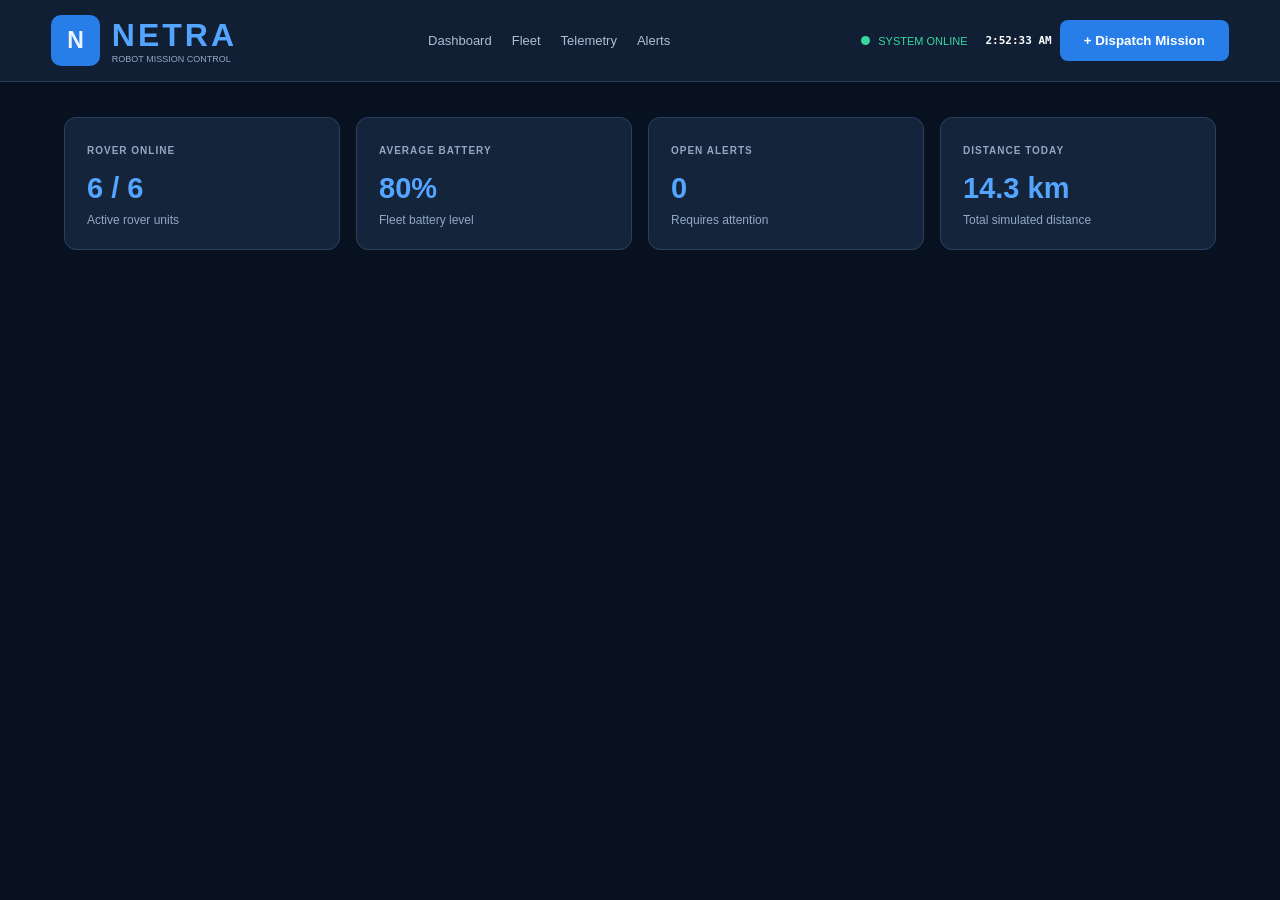
<file: index.html>
<!DOCTYPE html>
<html lang="en">
<head>
    <meta charset="UTF-8">
    <meta name="viewport" content="width=device-width, initial-scale=1.0">
    <title>NETRA</title>
    <link rel="stylesheet" href="style.css">
    <script src="index.js"></script>
</head>

<body>
    <header class="topbar">
        <div class="brand">
            <div class="brand-logo">N</div>
            <div>
                <h1>NETRA</h1>
                <p>ROBOT MISSION CONTROL</p>
            </div>                        
        </div>

        <nav>
            <a href="#dashboard">Dashboard</a>
            <a href="#fleet">Fleet</a>
            <a href="#telemetry">Telemetry</a>
            <a href="#alerts">Alerts</a>
        </nav>

        <div class="header-right">
            <span class="online-dot"></span>
            <span>SYSTEM ONLINE</span>
            <strong id="clock">--:--:--</strong>
            <button id="dispatch-open">+ Dispatch Mission</button>
        </div>
    </header>
    <!--Main Dashboard-->
    <main class="page">
        <section class="rstatus-grid">
            <article class="rstatus-card">
                <span>ROVER ONLINE</span>
                <h2 id="online-count">6 / 6</h2>
                <p>Active rover units</p>
            </article>
            <article class="rstatus-card">
                <span>AVERAGE BATTERY</span>
                <h2 id="average-battery">80%</h2>
                <p>Fleet battery level</p>
            </article>
            <article class="rstatus-card">
                <span>OPEN ALERTS</span>
                <h2 id="alert-count">0</h2>
                <p>Requires attention</p>
            </article>
            <article class="rstatus-card">
                <span>DISTANCE TODAY</span>
                <h2 id="distance">14.3 km</h2>
                <p>Total simulated distance</p>
            </article>
        </section>
    </main>
</body>
</html>
</file>
<file: style.css>
* {
    box-sizing: border-box;
    margin: 0;
    padding: 0;
}

body {
    background: #08111f;
    color: #edf4ff;
    font-family: Arial, Helvetica, sans-serif;
    min-height: 100vh;
}

.topbar {
    background: #111f34;
    min-height: 82px;
    display: flex;
    align-items: center;
    justify-content: space-between;
    gap: 20px;
    padding: 15px 4%;
    border-bottom: 1px solid #2a3d59;
}

.brand {
    display: flex;
    align-items: center;
    gap: 12px;
}

.brand-logo {
    background: #287ee8;
    padding: 12px 16px;
    font-size: 23px;
    font-weight: bold;
    border-radius: 10px;
}

.brand h1 {
    color: #54a5ff;
    letter-spacing: 3px;
}

.brand p {
    color: #91a8c5;
    font-size: 9px;
}

nav {
    display: flex;
    gap: 20px;
}

nav a {
    color: #aebed3;
    font-size: 13px;
    text-decoration: none;
}

nav a:hover {
    color: #54a5ff;
}

.header-right {
    display: flex;
    align-items: center;
    gap: 8px;
    color: #39d6a0;
    font-size: 11px;
}

.online-dot {
    width: 9px;
    height: 9px;
    background: #39d6a0;
    border-radius: 50%;
}

#clock {
    color: white;
    margin-left: 10px;
    font-family: monospace;
}

button {
    background: #287ee8;
    color: white;
    border: 0;
    padding: 13px 24px;
    font-weight: bold;
    border-radius: 8px;
    cursor: pointer;
}

button:hover {
    background: #1765c3;
}

.page {
    padding: 35px 5%;
}

.page p {
    color: #91a8c5;
}

.rstatus-grid {
    display: grid;
    grid-template-columns: repeat(4,1fr);
    gap: 16px;
    margin-bottom: 30px;
}

.rstatus-card {
    background: #14243a;
    border: 1px solid #2a4262;
    border-radius: 12px;
    padding: 22px;
    transition: 0.2s;
}
.rstatus-card:hover{
    border-color: #438cff;
    transform: translateY(-3px);
}

.rstatus-card span{
    color: #91a8c5;
    font-size: 10px;
    letter-spacing: 1px;
    font-weight: bold;
}

.rstatus-card h2{
    color: #54a5ff;
    font-size: 29px;
    margin: 14px 0 8px;
}

.rstatus-card p{
    color: #91a8c5;
    font-size: 12px;
}
</file>
